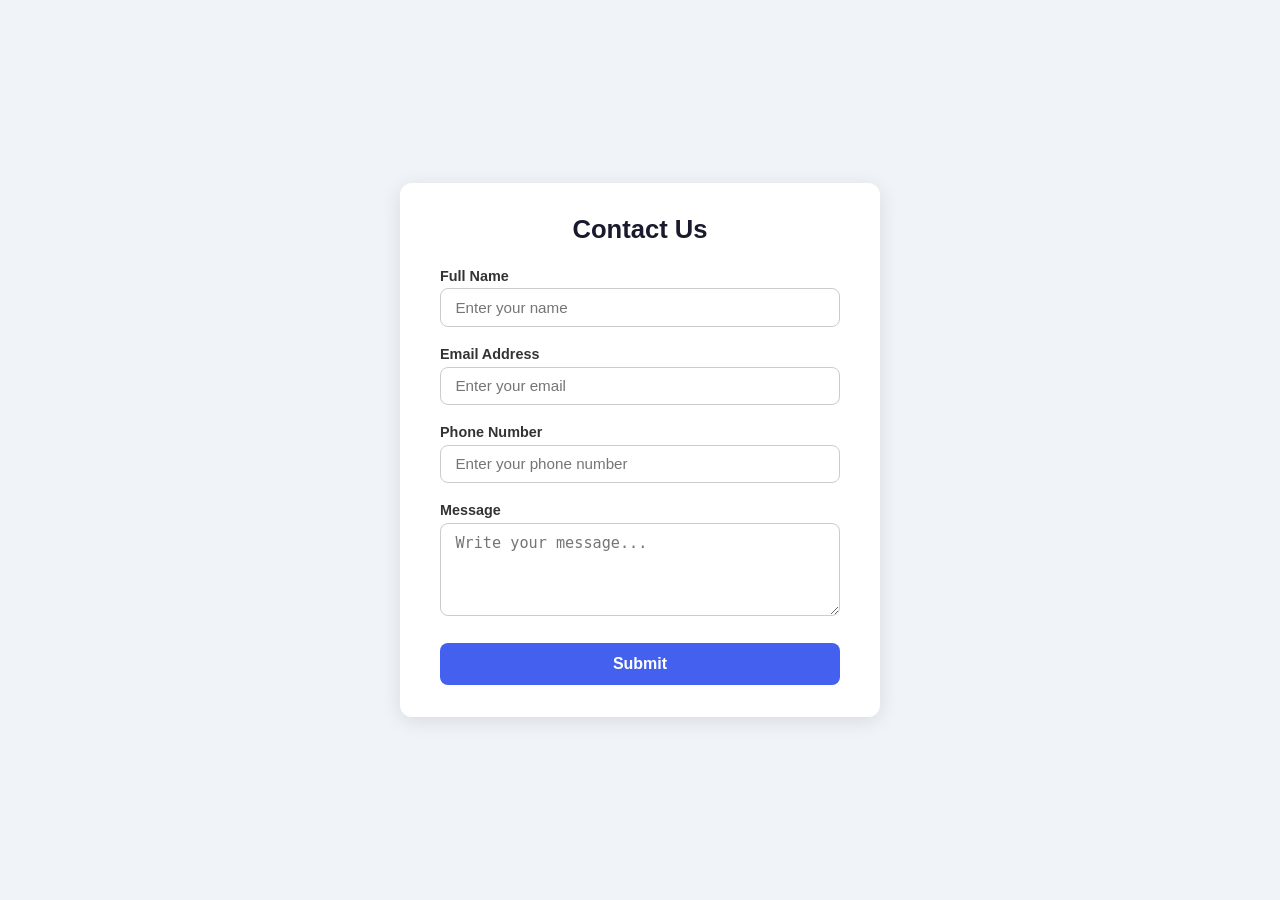
<file: index.html>
<!DOCTYPE html>
<html lang="en">
<head>
  <meta charset="UTF-8" />
  <meta name="viewport" content="width=device-width, initial-scale=1.0"/>
  <title>Contact Form</title>
  <link rel="stylesheet" href="style.css" />
</head>
<body>
  <div class="form-container">
    <h2>Contact Us</h2>
    <form id="contactForm" novalidate>
      <div class="form-group">
        <label for="name">Full Name</label>
        <input type="text" id="name" placeholder="Enter your name" />
        <span class="error" id="nameError">Name is required.</span>
      </div>
      <div class="form-group">
        <label for="email">Email Address</label>
        <input type="email" id="email" placeholder="Enter your email" />
        <span class="error" id="emailError">Enter a valid email address.</span>
      </div>
      <div class="form-group">
        <label for="phone">Phone Number</label>
        <input type="text" id="phone" placeholder="Enter your phone number" />
        <span class="error" id="phoneError">Enter a valid 10-digit phone number.</span>
      </div>
      <div class="form-group">
        <label for="message">Message</label>
        <textarea id="message" rows="4" placeholder="Write your message..."></textarea>
        <span class="error" id="messageError">Message cannot be empty.</span>
      </div>
      <button type="submit">Submit</button>
      <p id="successMsg" class="success-msg">✅ Form submitted successfully!</p>
    </form>
  </div>
  <script src="validation.js"></script>
</body>
</html>
</file>
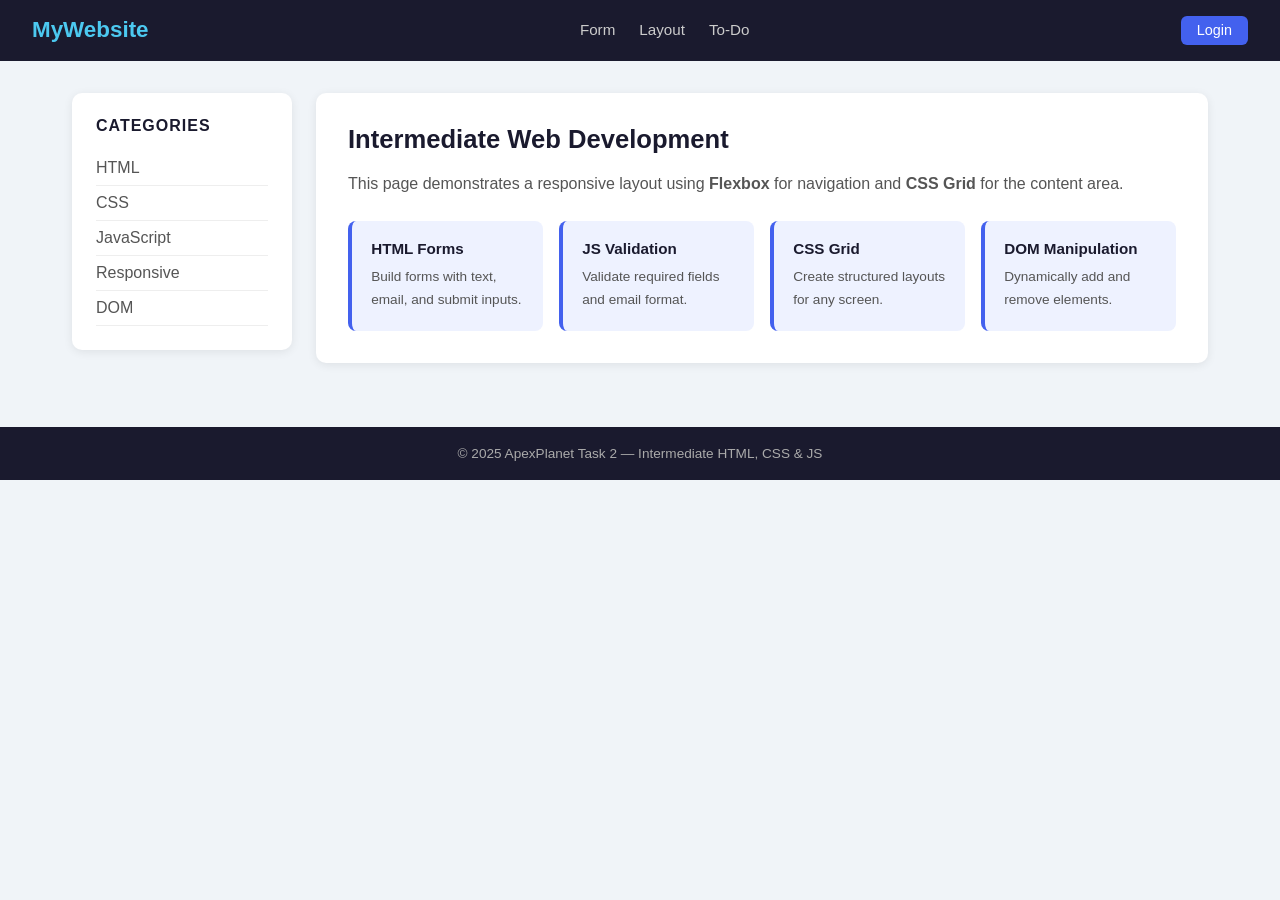
<file: layout.html>
<!DOCTYPE html>
<html lang="en">
<head>
  <meta charset="UTF-8" />
  <meta name="viewport" content="width=device-width, initial-scale=1.0"/>
  <title>Responsive Layout</title>
  <link rel="stylesheet" href="layout.css" />
</head>
<body>

  <nav class="navbar">
    <div class="logo">MyWebsite</div>
    <ul class="nav-links">
      <li><a href="index.html">Form</a></li>
      <li><a href="layout.html">Layout</a></li>
      <li><a href="todo.html">To-Do</a></li>
    </ul>
    <button class="nav-btn">Login</button>
  </nav>

  <main class="grid-layout">
    <aside class="sidebar">
      <h3>Categories</h3>
      <ul>
        <li>HTML</li>
        <li>CSS</li>
        <li>JavaScript</li>
        <li>Responsive</li>
        <li>DOM</li>
      </ul>
    </aside>

    <section class="content">
      <h1>Intermediate Web Development</h1>
      <p>This page demonstrates a responsive layout using <strong>Flexbox</strong> for navigation and <strong>CSS Grid</strong> for the content area.</p>
      <div class="card-grid">
        <div class="card"><h4>HTML Forms</h4><p>Build forms with text, email, and submit inputs.</p></div>
        <div class="card"><h4>JS Validation</h4><p>Validate required fields and email format.</p></div>
        <div class="card"><h4>CSS Grid</h4><p>Create structured layouts for any screen.</p></div>
        <div class="card"><h4>DOM Manipulation</h4><p>Dynamically add and remove elements.</p></div>
      </div>
    </section>
  </main>

  <footer class="footer">
    <p>© 2025 ApexPlanet Task 2 — Intermediate HTML, CSS & JS</p>
  </footer>

</body>
</html>
</file>
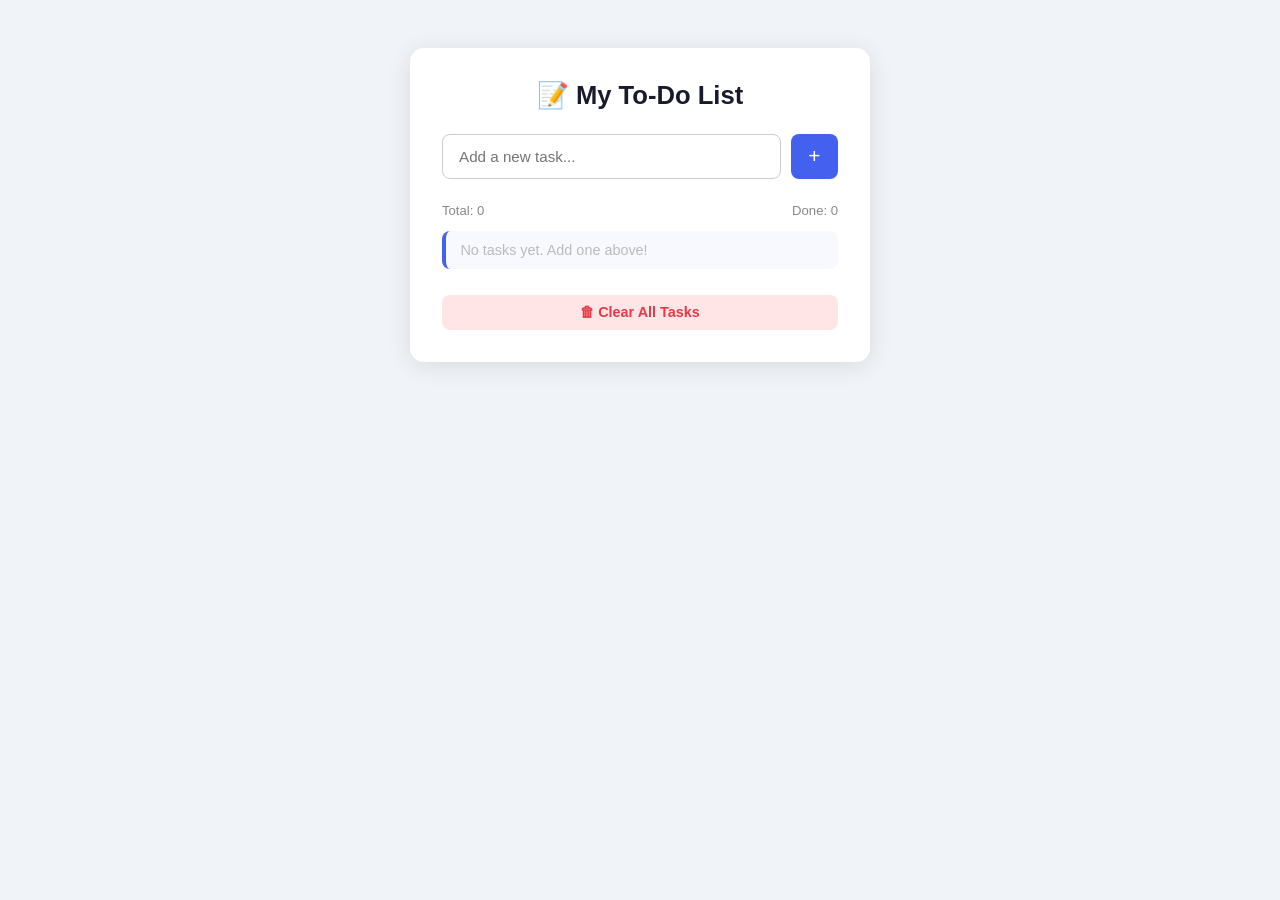
<file: todo.html>
<!DOCTYPE html>
<html lang="en">
<head>
  <meta charset="UTF-8"/>
  <meta name="viewport" content="width=device-width, initial-scale=1.0"/>
  <title>To-Do List</title>
  <style>
    * { margin: 0; padding: 0; box-sizing: border-box; }

    body {
      font-family: 'Segoe UI', sans-serif;
      background: #f0f4f8;
      min-height: 100vh;
      display: flex;
      justify-content: center;
      align-items: flex-start;
      padding: 3rem 1rem;
    }

    .todo-container {
      background: #fff;
      padding: 2rem;
      border-radius: 14px;
      box-shadow: 0 4px 24px rgba(0,0,0,0.1);
      width: 100%;
      max-width: 460px;
    }

    h2 {
      text-align: center;
      color: #1a1a2e;
      margin-bottom: 1.5rem;
      font-size: 1.6rem;
    }

    .input-row {
      display: flex;
      gap: 0.6rem;
      margin-bottom: 1.5rem;
    }

    .input-row input {
      flex: 1;
      padding: 0.65rem 1rem;
      border: 1.5px solid #ccc;
      border-radius: 8px;
      font-size: 0.95rem;
      outline: none;
      transition: border 0.2s;
    }

    .input-row input:focus { border-color: #4361ee; }

    .input-row button {
      padding: 0.65rem 1.1rem;
      background: #4361ee;
      color: white;
      font-size: 1.3rem;
      border: none;
      border-radius: 8px;
      cursor: pointer;
    }

    .input-row button:hover { background: #3451d1; }

    .stats {
      display: flex;
      justify-content: space-between;
      font-size: 0.82rem;
      color: #888;
      margin-bottom: 0.8rem;
    }

    #taskList { list-style: none; }

    #taskList li {
      display: flex;
      align-items: center;
      justify-content: space-between;
      padding: 0.7rem 0.9rem;
      background: #f8f9ff;
      border-radius: 8px;
      margin-bottom: 0.6rem;
      border-left: 4px solid #4361ee;
    }

    #taskList li.done { border-left-color: #2a9d8f; opacity: 0.6; }
    #taskList li.done .task-text { text-decoration: line-through; color: #aaa; }

    .task-text { flex: 1; font-size: 0.95rem; color: #333; cursor: pointer; }

    .btn-done {
      background: none; border: none; font-size: 1.1rem;
      cursor: pointer; margin-left: 8px; color: #2a9d8f;
    }

    .btn-delete {
      background: none; border: none; font-size: 1.1rem;
      cursor: pointer; margin-left: 4px; color: #e63946;
    }

    .empty-msg { text-align: center; color: #bbb; font-size: 0.9rem; padding: 1rem 0; }

    .clear-btn {
      width: 100%; margin-top: 1rem; padding: 0.6rem;
      background: #ffe5e5; color: #e63946; border: none;
      border-radius: 8px; font-size: 0.9rem; cursor: pointer; font-weight: 600;
    }

    .clear-btn:hover { background: #ffc9c9; }
  </style>
</head>
<body>
  <div class="todo-container">
    <h2>📝 My To-Do List</h2>
    <div class="input-row">
      <input type="text" id="taskInput" placeholder="Add a new task..." />
      <button onclick="addTask()">+</button>
    </div>
    <div class="stats">
      <span id="totalCount">Total: 0</span>
      <span id="doneCount">Done: 0</span>
    </div>
    <ul id="taskList">
      <li class="empty-msg">No tasks yet. Add one above!</li>
    </ul>
    <button class="clear-btn" onclick="clearAll()">🗑 Clear All Tasks</button>
  </div>

  <script>
    let tasks = [];

    function addTask() {
      const input = document.getElementById('taskInput');
      const text = input.value.trim();
      if (!text) return;
      tasks.push({ text, done: false });
      input.value = '';
      renderTasks();
    }

    document.getElementById('taskInput').addEventListener('keydown', function(e) {
      if (e.key === 'Enter') addTask();
    });

    function toggleDone(index) {
      tasks[index].done = !tasks[index].done;
      renderTasks();
    }

    function deleteTask(index) {
      tasks.splice(index, 1);
      renderTasks();
    }

    function clearAll() {
      tasks = [];
      renderTasks();
    }

    function renderTasks() {
      const list = document.getElementById('taskList');
      list.innerHTML = '';

      if (tasks.length === 0) {
        list.innerHTML = '<li class="empty-msg">No tasks yet. Add one above!</li>';
      } else {
        tasks.forEach((task, index) => {
          const li = document.createElement('li');
          if (task.done) li.classList.add('done');
          li.innerHTML = `
            <span class="task-text" onclick="toggleDone(${index})">${task.text}</span>
            <button class="btn-done" onclick="toggleDone(${index})">✔</button>
            <button class="btn-delete" onclick="deleteTask(${index})">✖</button>
          `;
          list.appendChild(li);
        });
      }

      document.getElementById('totalCount').textContent = `Total: ${tasks.length}`;
      document.getElementById('doneCount').textContent = `Done: ${tasks.filter(t => t.done).length}`;
    }
  </script>
</body>
</html>
</file>
<file: style.css>
* {
  margin: 0;
  padding: 0;
  box-sizing: border-box;
}

body {
  font-family: 'Segoe UI', sans-serif;
  background: #f0f4f8;
  min-height: 100vh;
  display: flex;
  justify-content: center;
  align-items: center;
  padding: 2rem;
}

.form-container {
  background: #fff;
  padding: 2rem 2.5rem;
  border-radius: 12px;
  box-shadow: 0 4px 20px rgba(0,0,0,0.1);
  width: 100%;
  max-width: 480px;
}

.form-container h2 {
  text-align: center;
  margin-bottom: 1.5rem;
  color: #1a1a2e;
  font-size: 1.6rem;
}

.form-group {
  margin-bottom: 1.2rem;
  display: flex;
  flex-direction: column;
}

.form-group label {
  font-size: 0.9rem;
  font-weight: 600;
  color: #333;
  margin-bottom: 0.3rem;
}

.form-group input,
.form-group textarea {
  padding: 0.6rem 0.9rem;
  border: 1.5px solid #ccc;
  border-radius: 8px;
  font-size: 0.95rem;
  outline: none;
  transition: border 0.2s;
}

.form-group input:focus,
.form-group textarea:focus {
  border-color: #4361ee;
}

.form-group input.invalid,
.form-group textarea.invalid {
  border-color: #e63946;
}

.error {
  color: #e63946;
  font-size: 0.8rem;
  margin-top: 0.25rem;
  display: none;
}

.error.show {
  display: block;
}

button[type="submit"] {
  width: 100%;
  padding: 0.75rem;
  background: #4361ee;
  color: white;
  font-size: 1rem;
  font-weight: 600;
  border: none;
  border-radius: 8px;
  cursor: pointer;
  transition: background 0.2s;
  margin-top: 0.5rem;
}

button[type="submit"]:hover {
  background: #3451d1;
}

.success-msg {
  text-align: center;
  color: #2a9d8f;
  font-weight: 600;
  margin-top: 1rem;
  display: none;
}

.success-msg.show {
  display: block;
}
</file>
<file: layout.css>
* {
  margin: 0;
  padding: 0;
  box-sizing: border-box;
}

body {
  font-family: 'Segoe UI', sans-serif;
  background: #f0f4f8;
  color: #333;
}

.navbar {
  display: flex;
  align-items: center;
  justify-content: space-between;
  background: #1a1a2e;
  color: white;
  padding: 1rem 2rem;
  flex-wrap: wrap;
  gap: 0.5rem;
}

.logo {
  font-size: 1.4rem;
  font-weight: 700;
  color: #4cc9f0;
}

.nav-links {
  list-style: none;
  display: flex;
  gap: 1.5rem;
}

.nav-links a {
  color: #ccc;
  text-decoration: none;
  font-size: 0.95rem;
  transition: color 0.2s;
}

.nav-links a:hover {
  color: #4cc9f0;
}

.nav-btn {
  background: #4361ee;
  color: white;
  border: none;
  padding: 0.4rem 1rem;
  border-radius: 6px;
  cursor: pointer;
  font-size: 0.9rem;
}

.nav-btn:hover {
  background: #3451d1;
}

.grid-layout {
  display: grid;
  grid-template-columns: 220px 1fr;
  gap: 1.5rem;
  padding: 2rem;
  max-width: 1200px;
  margin: auto;
}

.sidebar {
  background: #fff;
  border-radius: 10px;
  padding: 1.5rem;
  box-shadow: 0 2px 10px rgba(0,0,0,0.08);
  height: fit-content;
}

.sidebar h3 {
  color: #1a1a2e;
  margin-bottom: 1rem;
  font-size: 1rem;
  text-transform: uppercase;
  letter-spacing: 1px;
}

.sidebar ul {
  list-style: none;
}

.sidebar ul li {
  padding: 0.5rem 0;
  border-bottom: 1px solid #eee;
  color: #555;
  cursor: pointer;
  transition: color 0.2s;
}

.sidebar ul li:hover {
  color: #4361ee;
}

.content {
  background: #fff;
  border-radius: 10px;
  padding: 2rem;
  box-shadow: 0 2px 10px rgba(0,0,0,0.08);
}

.content h1 {
  font-size: 1.6rem;
  color: #1a1a2e;
  margin-bottom: 1rem;
}

.content p {
  color: #555;
  line-height: 1.7;
  margin-bottom: 1.5rem;
}

.card-grid {
  display: grid;
  grid-template-columns: repeat(auto-fit, minmax(160px, 1fr));
  gap: 1rem;
}

.card {
  background: #eef2ff;
  border-radius: 8px;
  padding: 1.2rem;
  border-left: 4px solid #4361ee;
}

.card h4 {
  color: #1a1a2e;
  margin-bottom: 0.5rem;
  font-size: 0.95rem;
}

.card p {
  font-size: 0.85rem;
  color: #555;
  margin: 0;
}

.footer {
  text-align: center;
  padding: 1.2rem;
  background: #1a1a2e;
  color: #aaa;
  font-size: 0.85rem;
  margin-top: 2rem;
}

@media (max-width: 768px) {
  .grid-layout {
    grid-template-columns: 1fr;
  }
  .navbar {
    flex-direction: column;
    align-items: flex-start;
  }
  .nav-links {
    flex-direction: column;
    gap: 0.5rem;
  }
}
</file>
